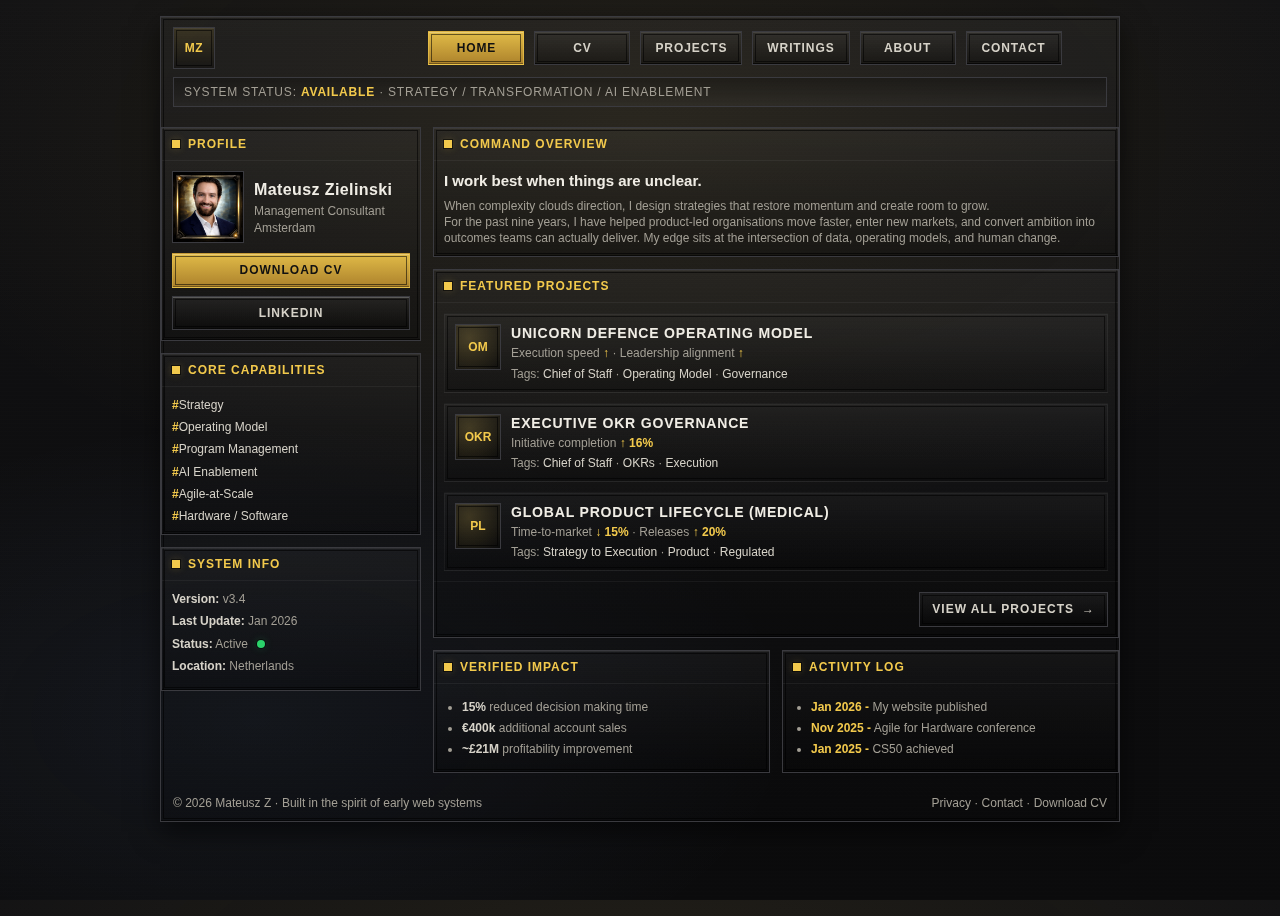
<file: index.html>
<!-- index.html -->
<!doctype html>
<html lang="en">
<head>
  <meta charset="utf-8" />
  <meta name="viewport" content="width=device-width, initial-scale=1" />
  <title>Mateusz.Z - Personal Website</title>
  <link rel="stylesheet" href="styles.css" />
</head>

<body>
  <div class="site bevel">
    <header class="topbar">
      <div class="navrow">
        <!-- Left badge (logo-like) -->
        <div class="brand">
          <div class="brandBadge" aria-label="Site badge">
            <span>MZ</span>
          </div>
        </div>

        <!-- Desktop nav -->
        <nav class="navstrip" aria-label="Primary">
          <a class="tab active" href="index.html">Home</a>
          <a class="tab" href="cv.html">CV</a>
          <a class="tab" href="projects.html">Projects</a>
          <a class="tab" href="writings.html">Writings</a>
          <a class="tab" href="about.html">About</a>
          <a class="tab" href="contact.html">Contact</a>
        </nav>

        <!-- Mobile nav toggle (CSS-only) -->
        <label class="navToggle" for="navopen" aria-label="Open menu" title="Menu">
          <span class="hamburger"><i></i></span>
        </label>
      </div>

      <!-- CSS-only checkbox controls menu visibility -->
      <input id="navopen" type="checkbox" />

      <nav class="mobileMenu" aria-label="Mobile">
        <a href="index.html"><span class="bullet"></span>Home</a>
        <a href="cv.html"><span class="bullet"></span>CV</a>
        <a href="projects.html"><span class="bullet"></span>Projects</a>
        <a href="writings.html"><span class="bullet"></span>Writings</a>
        <a href="about.html"><span class="bullet"></span>About</a>
        <a href="contact.html"><span class="bullet"></span>Contact</a>
      </nav>

      <div class="statusbar">
        SYSTEM STATUS: <b>AVAILABLE</b> · STRATEGY / TRANSFORMATION / AI ENABLEMENT
      </div>
    </header>

    <main class="grid">
      <!-- LEFT RAIL -->
      <aside>
        <section class="panel">
          <div class="panelHead"><span class="dot"></span>PROFILE</div>
          <div class="panelBody">
            <div class="profileCard">
              <div class="avatar" title="Replace avatar image source">
                <img src="assets/key_assets/mateusz.png" alt="Portrait of Mateusz" />
              </div>
              <div>
                <p class="name">Mateusz Zielinski</p>
                <p class="role">Management Consultant</p>
                <p class="loc">Amsterdam</p>
              </div>
            </div>

            <div class="btnStack">
              <a class="btn" href="assets/key_assets/mateusz_zielinski_resume.pdf" target="_blank" rel="noopener">Download CV</a>
              <a class="btn secondary" href="https://www.linkedin.com/in/m-zielinski1/" target="_blank" rel="noopener">LinkedIn</a>
            </div>
          </div>
        </section>

        <section class="panel mt">
          <div class="panelHead"><span class="dot"></span>CORE CAPABILITIES</div>
          <div class="panelBody">
            <ul class="taglist">
              <li class="tag"><b>#</b>Strategy</li>
              <li class="tag"><b>#</b>Operating Model</li>
              <li class="tag"><b>#</b>Program Management</li>
              <li class="tag"><b>#</b>AI Enablement</li>
              <li class="tag"><b>#</b>Agile-at-Scale</li>
              <li class="tag"><b>#</b>Hardware / Software</li>
            </ul>
          </div>
        </section>

        <section class="panel mt">
          <div class="panelHead"><span class="dot"></span>SYSTEM INFO</div>
          <div class="panelBody">
            <p class="sysline"><b>Version:</b> v3.4</p>
            <p class="sysline"><b>Last Update:</b> Jan 2026</p>
            <p class="sysline"><b>Status:</b> Active <span class="statusDot statusDot--green" aria-hidden="true"></span></p>
            <p class="sysline"><b>Location:</b> Netherlands</p>
          </div>
        </section>
      </aside>

      <!-- MAIN -->
      <section aria-label="Main">
        <section class="panel">
          <div class="panelHead"><span class="dot"></span>COMMAND OVERVIEW</div>
          <div class="panelBody hero">
            <p class="big">I work best when things are unclear.</p>
            <p>When complexity clouds direction, I design strategies that restore momentum and create room to grow.</p>
            <p class="mt">For the past nine years, I have helped product-led organisations move faster, enter new markets, and convert ambition into outcomes teams can actually deliver. My edge sits at the intersection of data, operating models, and human change.</p>
          </div>
        </section>

        <section class="panel mt">
          <div class="panelHead"><span class="dot"></span>FEATURED PROJECTS</div>
          <div class="panelBody projects">
            <article class="project">
              <div class="picon" aria-hidden="true">OM</div>
              <div>
                <h3 class="ptitle">Unicorn defence operating model</h3>
                <p class="pmeta">Execution speed <b>↑</b> · Leadership alignment <b>↑</b></p>
                <p class="ptags">Tags: <span>Chief of Staff</span> · <span>Operating Model</span> · <span>Governance</span></p>
              </div>
            </article>

            <article class="project">
              <div class="picon" aria-hidden="true">OKR</div>
              <div>
                <h3 class="ptitle">Executive OKR governance</h3>
                <p class="pmeta">Initiative completion <b>↑ 16%</b></p>
                <p class="ptags">Tags: <span>Chief of Staff</span> · <span>OKRs</span> · <span>Execution</span></p>
              </div>
            </article>

            <article class="project">
              <div class="picon" aria-hidden="true">PL</div>
              <div>
                <h3 class="ptitle">Global product lifecycle (medical)</h3>
                <p class="pmeta">Time-to-market <b>↓ 15%</b> · Releases <b>↑ 20%</b></p>
                <p class="ptags">Tags: <span>Strategy to Execution</span> · <span>Product</span> · <span>Regulated</span></p>
              </div>
            </article>
          </div>

          <div class="panelFooterRow">
            <a class="cta" href="projects.html">
              View all projects <span aria-hidden="true">→</span>
            </a>
          </div>
        </section>

        <div class="bottomRow">
          <section class="panel">
            <div class="panelHead"><span class="dot"></span>VERIFIED IMPACT</div>
            <div class="panelBody">
              <ul class="checklist">
                <li><b>15%</b> reduced decision making time</li>
                <li><b>€400k</b> additional account sales</li>
                <li><b>~£21M</b> profitability improvement</li>
              </ul>
            </div>
          </section>

          <section class="panel">
            <div class="panelHead"><span class="dot"></span>ACTIVITY LOG</div>
            <div class="panelBody">
              <ul class="log">
                <li><b>Jan 2026 -</b> My website published</li>
                <li><b>Nov 2025 -</b> Agile for Hardware conference</li>
                <li><b>Jan 2025 -</b> CS50 achieved</li>
              </ul>
            </div>
          </section>
        </div>
      </section>
    </main>

    <footer class="footer">
      <div>© 2026 Mateusz Z · Built in the spirit of early web systems</div>
      <div>
        <a href="#">Privacy</a> ·
        <a href="contact.html">Contact</a> ·
        <a href="assets/key_assets/mateusz_zielinski_resume.pdf" target="_blank" rel="noopener">Download CV</a>
      </div>
    </footer>
  </div>
</body>
</html>
</file>
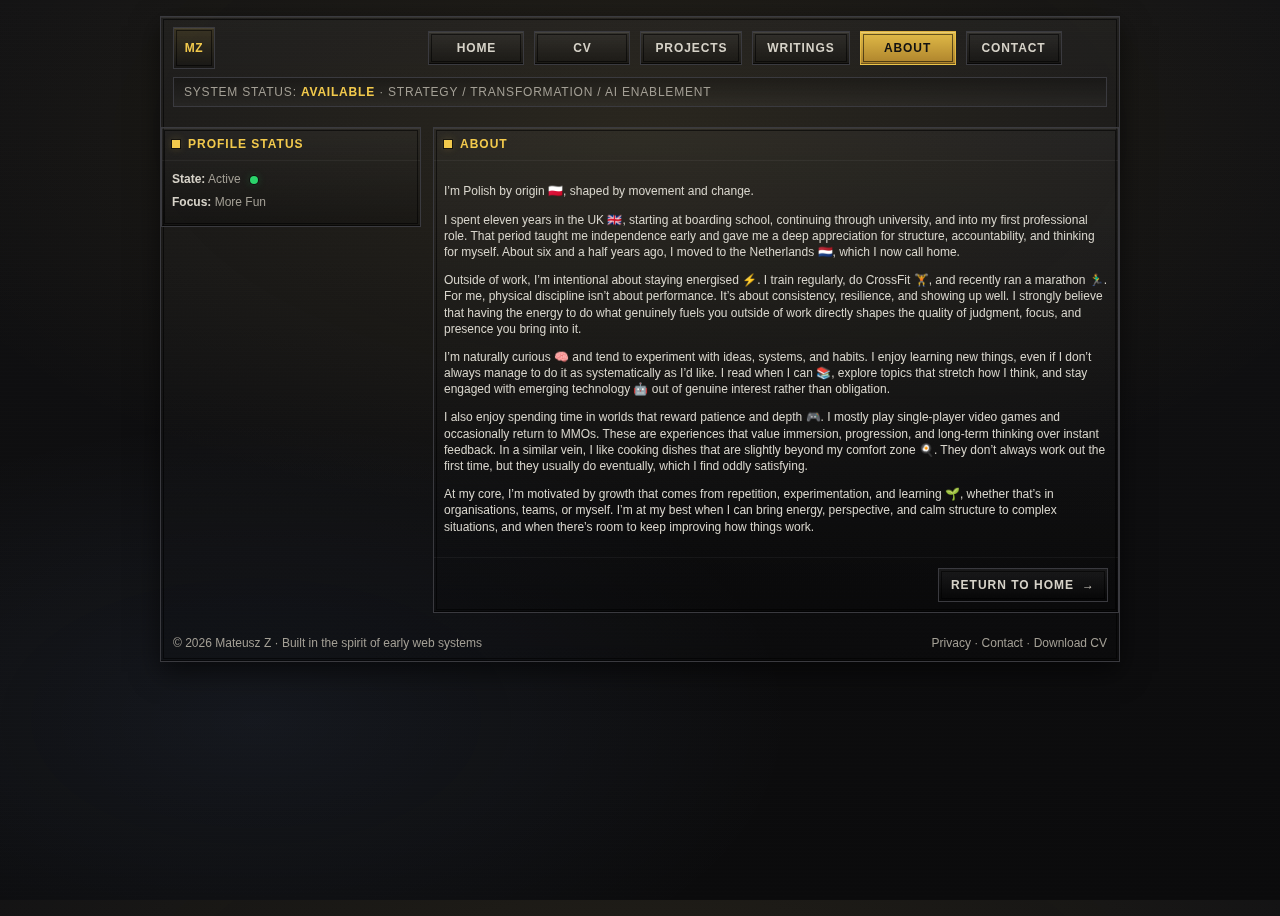
<file: about.html>
<!-- about.html -->
<!doctype html>
<html lang="en">
<head>
  <meta charset="utf-8" />
  <meta name="viewport" content="width=device-width, initial-scale=1" />
  <title>Mateusz.Z — About</title>
  <link rel="stylesheet" href="styles.css" />
</head>

<body>
  <div class="site bevel">
    <header class="topbar">
      <div class="navrow">
        <div class="brand">
          <div class="brandBadge" aria-label="Site badge">
            <span>MZ</span>
          </div>
        </div>

        <nav class="navstrip" aria-label="Primary">
          <a class="tab" href="index.html">Home</a>
          <a class="tab" href="cv.html">CV</a>
          <a class="tab" href="projects.html">Projects</a>
          <a class="tab" href="writings.html">Writings</a>
          <a class="tab active" href="about.html">About</a>
          <a class="tab" href="contact.html">Contact</a>
        </nav>

        <label class="navToggle" for="navopen" aria-label="Open menu" title="Menu">
          <span class="hamburger"><i></i></span>
        </label>
      </div>

      <input id="navopen" type="checkbox" />

      <nav class="mobileMenu" aria-label="Mobile">
        <a href="index.html"><span class="bullet"></span>Home</a>
        <a href="cv.html"><span class="bullet"></span>CV</a>
        <a href="projects.html"><span class="bullet"></span>Projects</a>
        <a href="writings.html"><span class="bullet"></span>Writings</a>
        <a href="about.html"><span class="bullet"></span>About</a>
        <a href="contact.html"><span class="bullet"></span>Contact</a>
      </nav>

      <div class="statusbar">
        SYSTEM STATUS: <b>AVAILABLE</b> · STRATEGY / TRANSFORMATION / AI ENABLEMENT
      </div>
    </header>

    <main class="grid">
      <aside>
        <section class="panel">
          <div class="panelHead"><span class="dot"></span>PROFILE STATUS</div>
          <div class="panelBody">
            <p class="sysline"><b>State:</b> Active <span class="statusDot statusDot--green" aria-hidden="true"></span></p>
            <p class="sysline"><b>Focus:</b> More Fun</p>
          </div>
        </section>
      </aside>

      <section aria-label="About">
        <section class="panel">
          <div class="panelHead"><span class="dot"></span>ABOUT</div>
          <div class="panelBody">
            <p class="big">I’m Polish by origin 🇵🇱, shaped by movement and change.</p>
            <p>I spent eleven years in the UK 🇬🇧, starting at boarding school, continuing through university, and into my first professional role. That period taught me independence early and gave me a deep appreciation for structure, accountability, and thinking for myself. About six and a half years ago, I moved to the Netherlands 🇳🇱, which I now call home.</p>
            <p>Outside of work, I’m intentional about staying energised ⚡. I train regularly, do CrossFit 🏋️, and recently ran a marathon 🏃‍♂️. For me, physical discipline isn’t about performance. It’s about consistency, resilience, and showing up well. I strongly believe that having the energy to do what genuinely fuels you outside of work directly shapes the quality of judgment, focus, and presence you bring into it.</p>
            <p>I’m naturally curious 🧠 and tend to experiment with ideas, systems, and habits. I enjoy learning new things, even if I don’t always manage to do it as systematically as I’d like. I read when I can 📚, explore topics that stretch how I think, and stay engaged with emerging technology 🤖 out of genuine interest rather than obligation.</p>
            <p>I also enjoy spending time in worlds that reward patience and depth 🎮. I mostly play single-player video games and occasionally return to MMOs. These are experiences that value immersion, progression, and long-term thinking over instant feedback. In a similar vein, I like cooking dishes that are slightly beyond my comfort zone 🍳. They don’t always work out the first time, but they usually do eventually, which I find oddly satisfying.</p>
            <p>At my core, I’m motivated by growth that comes from repetition, experimentation, and learning 🌱, whether that’s in organisations, teams, or myself. I’m at my best when I can bring energy, perspective, and calm structure to complex situations, and when there’s room to keep improving how things work.</p>
          </div>
          <div class="panelFooterRow">
            <a class="cta" href="index.html">Return to home <span aria-hidden="true">→</span></a>
          </div>
        </section>
      </section>
    </main>

    <footer class="footer">
      <div>© 2026 Mateusz Z · Built in the spirit of early web systems</div>
      <div>
        <a href="#">Privacy</a> ·
        <a href="contact.html">Contact</a> ·
        <a href="assets/key_assets/mateusz_zielinski_resume.pdf" target="_blank" rel="noopener">Download CV</a>
      </div>
    </footer>
  </div>
</body>
</html>
</file>
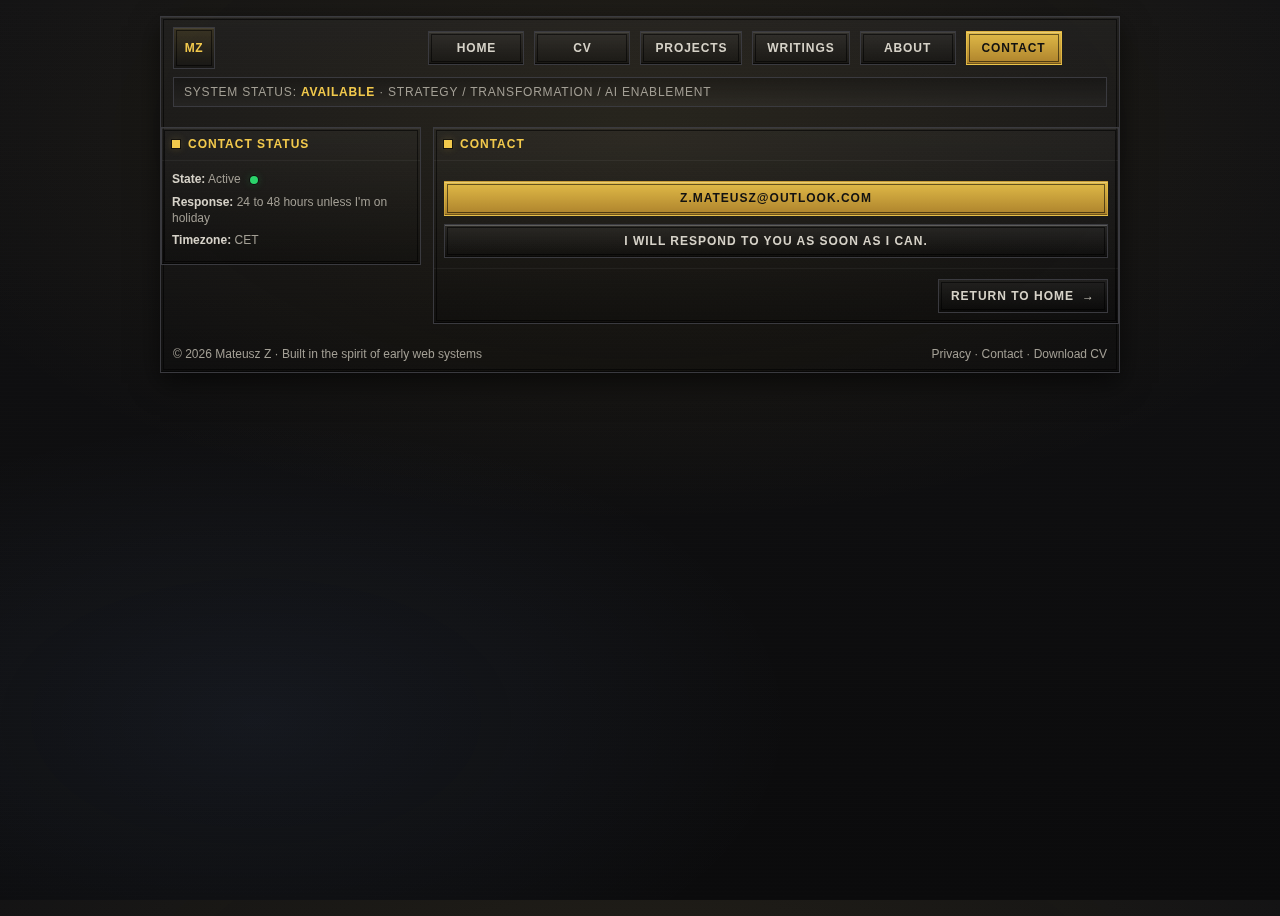
<file: contact.html>
<!-- contact.html -->
<!doctype html>
<html lang="en">
<head>
  <meta charset="utf-8" />
  <meta name="viewport" content="width=device-width, initial-scale=1" />
  <title>Mateusz.Z — Contact</title>
  <link rel="stylesheet" href="styles.css" />
</head>

<body>
  <div class="site bevel">
    <header class="topbar">
      <div class="navrow">
        <div class="brand">
          <div class="brandBadge" aria-label="Site badge">
            <span>MZ</span>
          </div>
        </div>

        <nav class="navstrip" aria-label="Primary">
          <a class="tab" href="index.html">Home</a>
          <a class="tab" href="cv.html">CV</a>
          <a class="tab" href="projects.html">Projects</a>
          <a class="tab" href="writings.html">Writings</a>
          <a class="tab" href="about.html">About</a>
          <a class="tab active" href="contact.html">Contact</a>
        </nav>

        <label class="navToggle" for="navopen" aria-label="Open menu" title="Menu">
          <span class="hamburger"><i></i></span>
        </label>
      </div>

      <input id="navopen" type="checkbox" />

      <nav class="mobileMenu" aria-label="Mobile">
        <a href="index.html"><span class="bullet"></span>Home</a>
        <a href="cv.html"><span class="bullet"></span>CV</a>
        <a href="projects.html"><span class="bullet"></span>Projects</a>
        <a href="writings.html"><span class="bullet"></span>Writings</a>
        <a href="about.html"><span class="bullet"></span>About</a>
        <a href="contact.html"><span class="bullet"></span>Contact</a>
      </nav>

      <div class="statusbar">
        SYSTEM STATUS: <b>AVAILABLE</b> · STRATEGY / TRANSFORMATION / AI ENABLEMENT
      </div>
    </header>

    <main class="grid">
      <aside>
        <section class="panel">
          <div class="panelHead"><span class="dot"></span>CONTACT STATUS</div>
          <div class="panelBody">
            <p class="sysline"><b>State:</b> Active <span class="statusDot statusDot--green" aria-hidden="true"></span></p>
            <p class="sysline"><b>Response:</b> 24 to 48 hours unless I'm on holiday</p>
            <p class="sysline"><b>Timezone:</b> CET</p>
          </div>
        </section>
      </aside>

      <section aria-label="Contact">
        <section class="panel">
          <div class="panelHead"><span class="dot"></span>CONTACT</div>
          <div class="panelBody">
            <div class="btnStack mt">
              <a class="btn" href="mailto:z.mateusz@outlook.com">z.mateusz@outlook.com</a>
              <div class="btn secondary">I will respond to you as soon as I can.</div>
            </div>
          </div>
          <div class="panelFooterRow">
            <a class="cta" href="index.html">Return to home <span aria-hidden="true">→</span></a>
          </div>
        </section>
      </section>
    </main>

    <footer class="footer">
      <div>© 2026 Mateusz Z · Built in the spirit of early web systems</div>
      <div>
        <a href="#">Privacy</a> ·
        <a href="contact.html">Contact</a> ·
        <a href="assets/key_assets/mateusz_zielinski_resume.pdf" target="_blank" rel="noopener">Download CV</a>
      </div>
    </footer>
  </div>
</body>
</html>
</file>
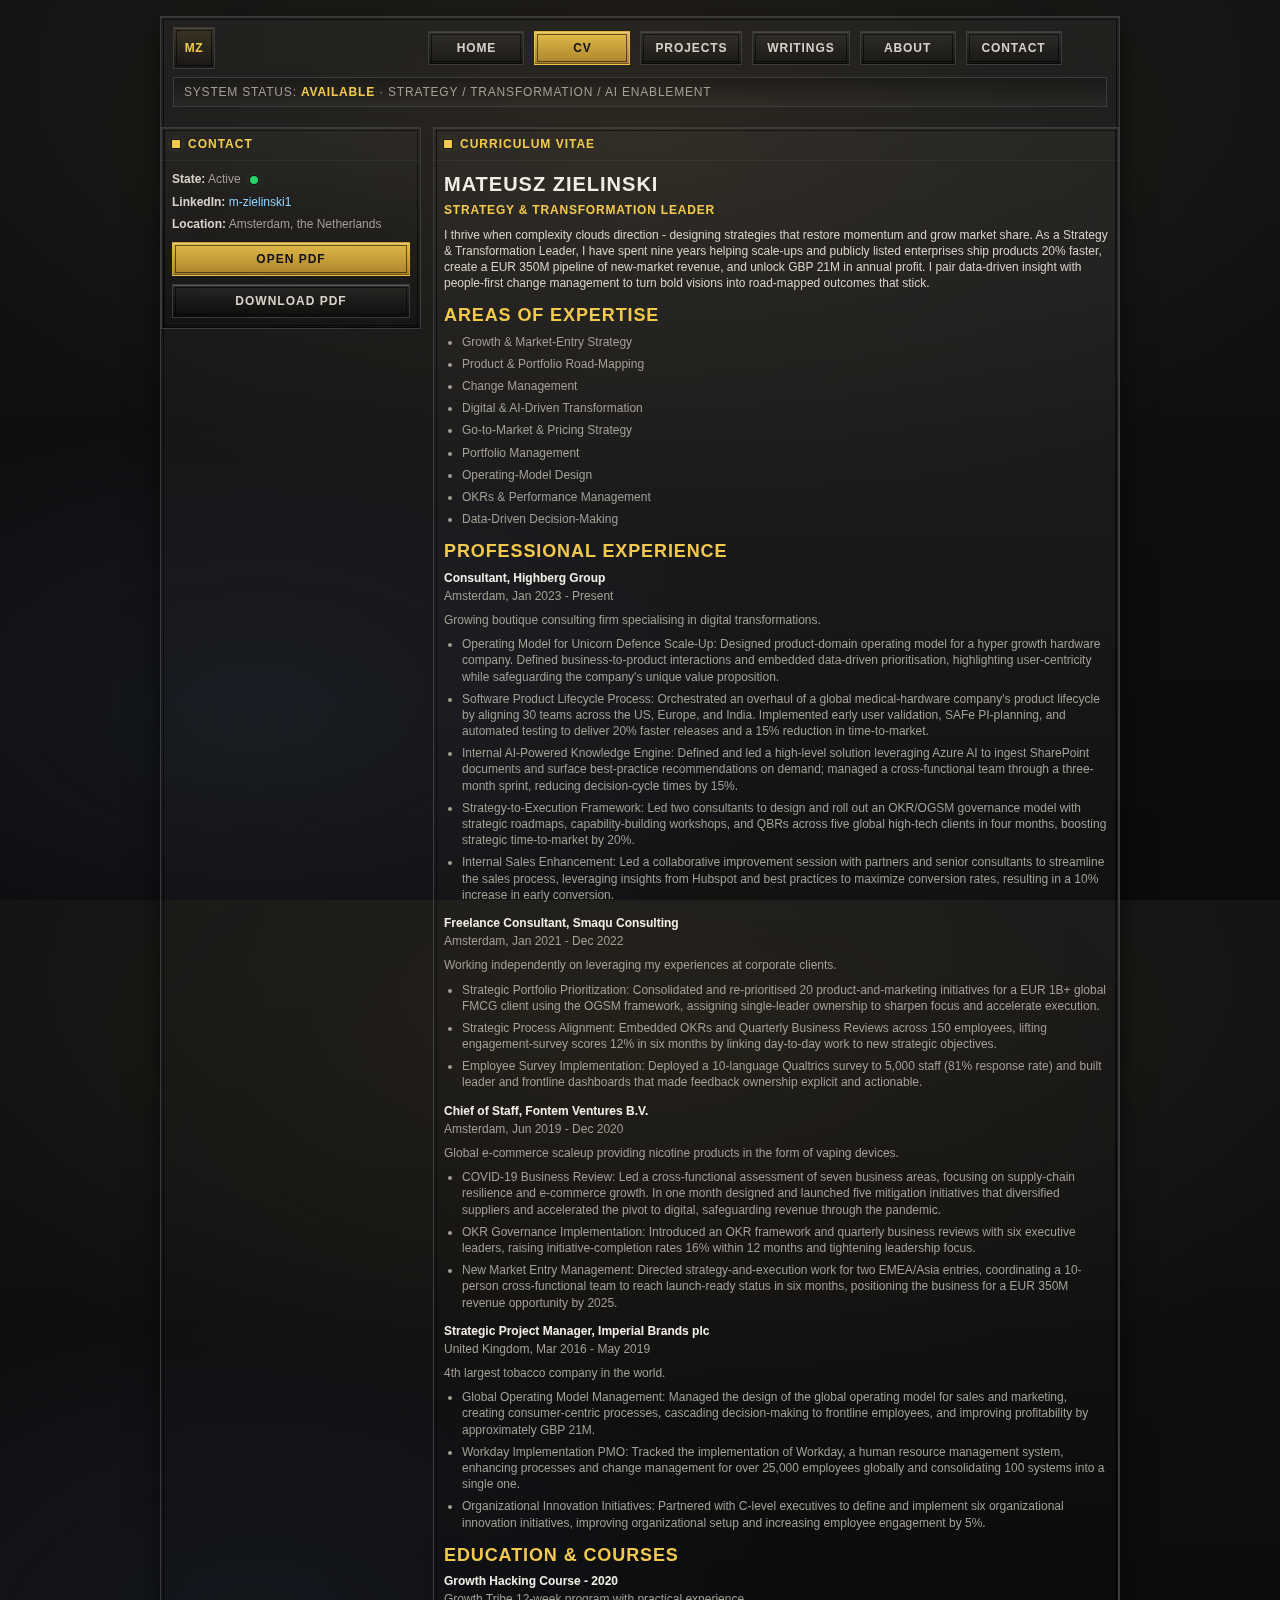
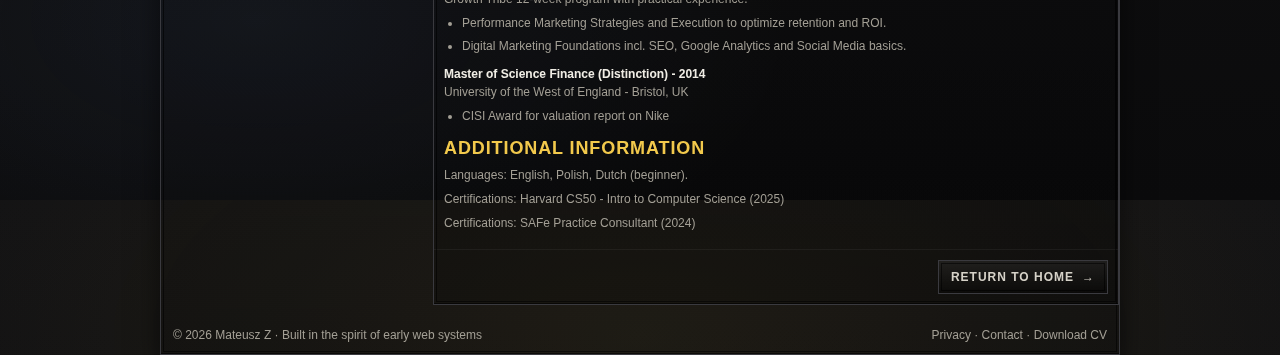
<file: cv.html>
<!-- cv.html -->
<!doctype html>
<html lang="en">
<head>
  <meta charset="utf-8" />
  <meta name="viewport" content="width=device-width, initial-scale=1" />
  <title>Mateusz.Z — CV</title>
  <link rel="stylesheet" href="styles.css" />
</head>

<body>
  <div class="site bevel">
    <header class="topbar">
      <div class="navrow">
        <div class="brand">
          <div class="brandBadge" aria-label="Site badge">
            <span>MZ</span>
          </div>
        </div>

        <nav class="navstrip" aria-label="Primary">
          <a class="tab" href="index.html">Home</a>
          <a class="tab active" href="cv.html">CV</a>
          <a class="tab" href="projects.html">Projects</a>
          <a class="tab" href="writings.html">Writings</a>
          <a class="tab" href="about.html">About</a>
          <a class="tab" href="contact.html">Contact</a>
        </nav>

        <label class="navToggle" for="navopen" aria-label="Open menu" title="Menu">
          <span class="hamburger"><i></i></span>
        </label>
      </div>

      <input id="navopen" type="checkbox" />

      <nav class="mobileMenu" aria-label="Mobile">
        <a href="index.html"><span class="bullet"></span>Home</a>
        <a href="cv.html"><span class="bullet"></span>CV</a>
        <a href="projects.html"><span class="bullet"></span>Projects</a>
        <a href="writings.html"><span class="bullet"></span>Writings</a>
        <a href="about.html"><span class="bullet"></span>About</a>
        <a href="contact.html"><span class="bullet"></span>Contact</a>
      </nav>

      <div class="statusbar">
        SYSTEM STATUS: <b>AVAILABLE</b> · STRATEGY / TRANSFORMATION / AI ENABLEMENT
      </div>
    </header>

    <main class="grid">
      <aside>
        <section class="panel">
          <div class="panelHead"><span class="dot"></span>CONTACT</div>
          <div class="panelBody">
            <p class="sysline"><b>State:</b> Active <span class="statusDot statusDot--green" aria-hidden="true"></span></p>
            <p class="sysline"><b>LinkedIn:</b> <a href="https://www.linkedin.com/in/m-zielinski1/" target="_blank" rel="noopener">m-zielinski1</a></p>
            <p class="sysline"><b>Location:</b> Amsterdam, the Netherlands</p>
            <div class="btnStack">
              <a class="btn" href="assets/key_assets/mateusz_zielinski_resume.pdf" target="_blank" rel="noopener">Open PDF</a>
              <a class="btn secondary" href="assets/key_assets/mateusz_zielinski_resume.pdf" download>Download PDF</a>
            </div>
          </div>
        </section>
      </aside>

      <section aria-label="CV content">
        <section class="panel">
          <div class="panelHead"><span class="dot"></span>CURRICULUM VITAE</div>
          <div class="panelBody">
            <h1 class="cvTitle">Mateusz Zielinski</h1>
            <p class="cvSubtitle">Strategy &amp; Transformation Leader</p>
            <p class="cvSummary">
              I thrive when complexity clouds direction - designing strategies that restore momentum and grow market
              share. As a Strategy &amp; Transformation Leader, I have spent nine years helping scale-ups and publicly listed
              enterprises ship products 20% faster, create a EUR 350M pipeline of new-market revenue, and unlock GBP 21M in
              annual profit. I pair data-driven insight with people-first change management to turn bold visions into
              road-mapped outcomes that stick.
            </p>

            <div class="cvSection">
              <h2 class="cvSectionTitle">Areas of Expertise</h2>
              <ul class="cvList">
                <li>Growth &amp; Market-Entry Strategy</li>
                <li>Product &amp; Portfolio Road-Mapping</li>
                <li>Change Management</li>
                <li>Digital &amp; AI-Driven Transformation</li>
                <li>Go-to-Market &amp; Pricing Strategy</li>
                <li>Portfolio Management</li>
                <li>Operating-Model Design</li>
                <li>OKRs &amp; Performance Management</li>
                <li>Data-Driven Decision-Making</li>
              </ul>
            </div>

            <div class="cvSection">
              <h2 class="cvSectionTitle">Professional Experience</h2>

              <p class="cvRole">Consultant, Highberg Group</p>
              <p class="cvMeta">Amsterdam, Jan 2023 - Present</p>
              <p class="cvMeta">Growing boutique consulting firm specialising in digital transformations. </p>
              <ul class="cvBullets">
                <li>Operating Model for Unicorn Defence Scale-Up: Designed product-domain operating model for a hyper growth hardware company. Defined business-to-product interactions and embedded data-driven prioritisation, highlighting user-centricity while safeguarding the company&#39;s unique value proposition.</li>
                <li>Software Product Lifecycle Process: Orchestrated an overhaul of a global medical-hardware company&#39;s product lifecycle by aligning 30 teams across the US, Europe, and India. Implemented early user validation, SAFe PI-planning, and automated testing to deliver 20% faster releases and a 15% reduction in time-to-market.</li>
                <li>Internal AI-Powered Knowledge Engine: Defined and led a high-level solution leveraging Azure AI to ingest SharePoint documents and surface best-practice recommendations on demand; managed a cross-functional team through a three-month sprint, reducing decision-cycle times by 15%.</li>
                <li>Strategy-to-Execution Framework: Led two consultants to design and roll out an OKR/OGSM governance model with strategic roadmaps, capability-building workshops, and QBRs across five global high-tech clients in four months, boosting strategic time-to-market by 20%.</li>
                <li>Internal Sales Enhancement: Led a collaborative improvement session with partners and senior consultants to streamline the sales process, leveraging insights from Hubspot and best practices to maximize conversion rates, resulting in a 10% increase in early conversion.</li>
              </ul>

              <p class="cvRole">Freelance Consultant, Smaqu Consulting</p>
              <p class="cvMeta">Amsterdam, Jan 2021 - Dec 2022</p>
              <p class="cvMeta">Working independently on leveraging my experiences at corporate clients.</p>
              <ul class="cvBullets">
                <li>Strategic Portfolio Prioritization: Consolidated and re-prioritised 20 product-and-marketing initiatives for a EUR 1B+ global FMCG client using the OGSM framework, assigning single-leader ownership to sharpen focus and accelerate execution.</li>
                <li>Strategic Process Alignment: Embedded OKRs and Quarterly Business Reviews across 150 employees, lifting engagement-survey scores 12% in six months by linking day-to-day work to new strategic objectives.</li>
                <li>Employee Survey Implementation: Deployed a 10-language Qualtrics survey to 5,000 staff (81% response rate) and built leader and frontline dashboards that made feedback ownership explicit and actionable.</li>
              </ul>

              <p class="cvRole">Chief of Staff, Fontem Ventures B.V.</p>
              <p class="cvMeta">Amsterdam, Jun 2019 - Dec 2020</p>
              <p class="cvMeta">Global e-commerce scaleup providing nicotine products in the form of vaping devices. </p>
              <ul class="cvBullets">
                <li>COVID-19 Business Review: Led a cross-functional assessment of seven business areas, focusing on supply-chain resilience and e-commerce growth. In one month designed and launched five mitigation initiatives that diversified suppliers and accelerated the pivot to digital, safeguarding revenue through the pandemic.</li>
                <li>OKR Governance Implementation: Introduced an OKR framework and quarterly business reviews with six executive leaders, raising initiative-completion rates 16% within 12 months and tightening leadership focus.</li>
                <li>New Market Entry Management: Directed strategy-and-execution work for two EMEA/Asia entries, coordinating a 10-person cross-functional team to reach launch-ready status in six months, positioning the business for a EUR 350M revenue opportunity by 2025.</li>
              </ul>

              <p class="cvRole">Strategic Project Manager, Imperial Brands plc</p>
              <p class="cvMeta">United Kingdom, Mar 2016 - May 2019</p>
              <p class="cvMeta">4th largest tobacco company in the world.</p>
              <ul class="cvBullets">
                <li>Global Operating Model Management: Managed the design of the global operating model for sales and marketing, creating consumer-centric processes, cascading decision-making to frontline employees, and improving profitability by approximately GBP 21M.</li>
                <li>Workday Implementation PMO: Tracked the implementation of Workday, a human resource management system, enhancing processes and change management for over 25,000 employees globally and consolidating 100 systems into a single one.</li>
                <li>Organizational Innovation Initiatives: Partnered with C-level executives to define and implement six organizational innovation initiatives, improving organizational setup and increasing employee engagement by 5%.</li>
              </ul>
            </div>

            <div class="cvSection">
              <h2 class="cvSectionTitle">Education &amp; Courses</h2>
              <p class="cvRole">Growth Hacking Course - 2020</p>
              <p class="cvMeta">Growth Tribe 12-week program with practical experience.</p>
              <ul class="cvBullets">
                <li>Performance Marketing Strategies and Execution to optimize retention and ROI.</li>
                <li>Digital Marketing Foundations incl. SEO, Google Analytics and Social Media basics.</li>
              </ul>

              <p class="cvRole">Master of Science Finance (Distinction) - 2014</p>
              <p class="cvMeta">University of the West of England - Bristol, UK</p>
              <ul class="cvBullets">
                <li>CISI Award for valuation report on Nike</li>
              </ul>
            </div>

            <div class="cvSection">
              <h2 class="cvSectionTitle">Additional Information</h2>
              <p class="cvMeta">Languages: English, Polish, Dutch (beginner).</p>
              <p class="cvMeta">Certifications: Harvard CS50 - Intro to Computer Science (2025)</p>
              <p class="cvMeta">Certifications: SAFe Practice Consultant (2024)</p>
            </div>
          </div>
          <div class="panelFooterRow">
            <a class="cta" href="index.html">Return to home <span aria-hidden="true">→</span></a>
          </div>
        </section>
      </section>
    </main>

    <footer class="footer">
      <div>© 2026 Mateusz Z · Built in the spirit of early web systems</div>
      <div>
        <a href="#">Privacy</a> ·
        <a href="contact.html">Contact</a> ·
        <a href="assets/key_assets/mateusz_zielinski_resume.pdf" target="_blank" rel="noopener">Download CV</a>
      </div>
    </footer>
  </div>
</body>
</html>
</file>
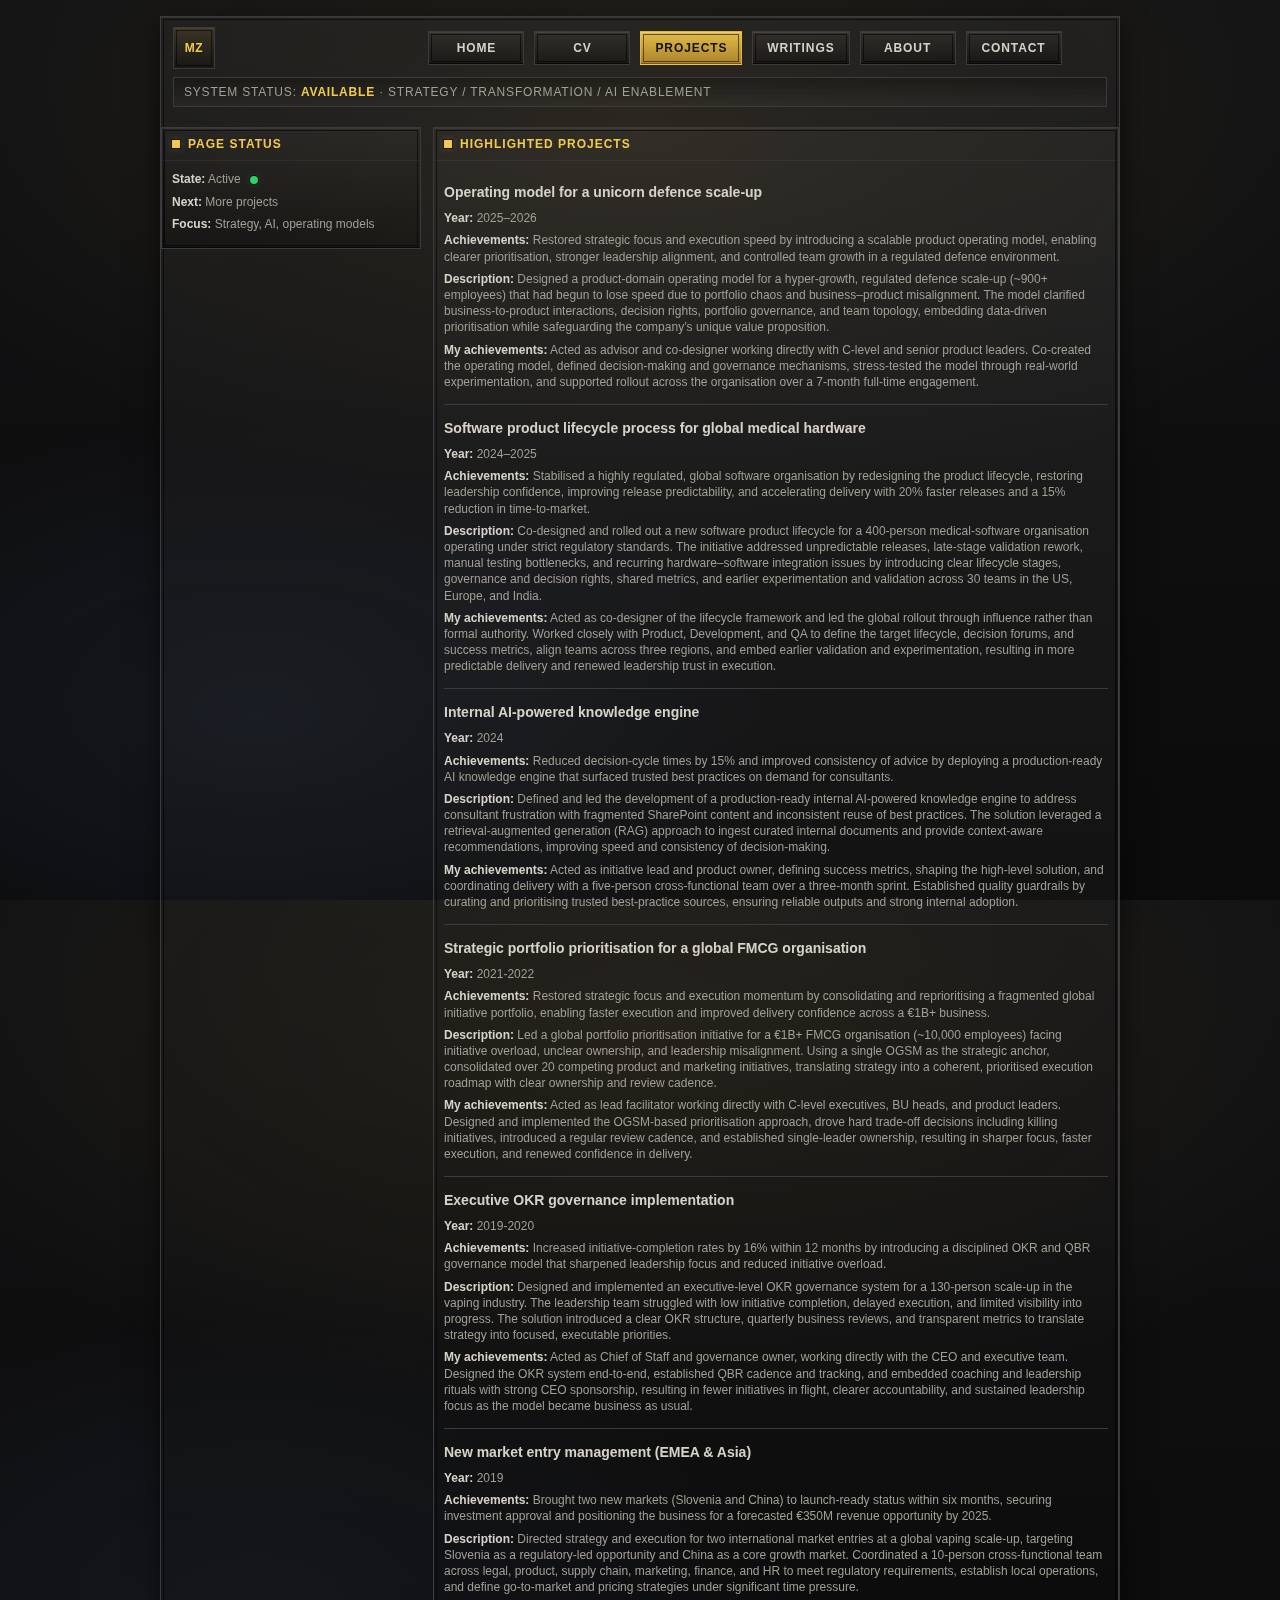
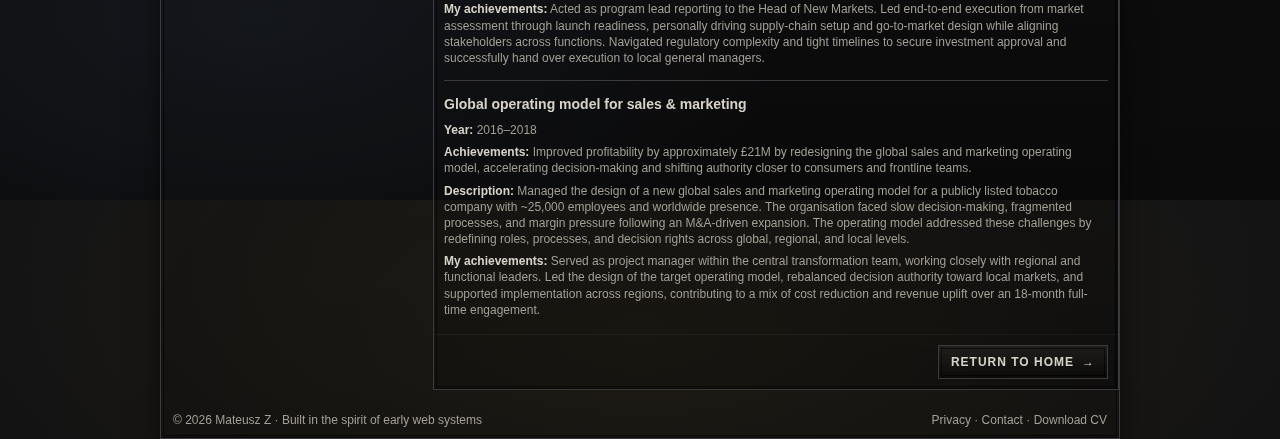
<file: projects.html>
<!-- projects.html -->
<!doctype html>
<html lang="en">
<head>
  <meta charset="utf-8" />
  <meta name="viewport" content="width=device-width, initial-scale=1" />
  <title>Mateusz.Z - Projects</title>
  <link rel="stylesheet" href="styles.css" />
</head>

<body>
  <div class="site bevel">
    <header class="topbar">
      <div class="navrow">
        <div class="brand">
          <div class="brandBadge" aria-label="Site badge">
            <span>MZ</span>
          </div>
        </div>

        <nav class="navstrip" aria-label="Primary">
          <a class="tab" href="index.html">Home</a>
          <a class="tab" href="cv.html">CV</a>
          <a class="tab active" href="projects.html">Projects</a>
          <a class="tab" href="writings.html">Writings</a>
          <a class="tab" href="about.html">About</a>
          <a class="tab" href="contact.html">Contact</a>
        </nav>

        <label class="navToggle" for="navopen" aria-label="Open menu" title="Menu">
          <span class="hamburger"><i></i></span>
        </label>
      </div>

      <input id="navopen" type="checkbox" />

      <nav class="mobileMenu" aria-label="Mobile">
        <a href="index.html"><span class="bullet"></span>Home</a>
        <a href="cv.html"><span class="bullet"></span>CV</a>
        <a href="projects.html"><span class="bullet"></span>Projects</a>
        <a href="writings.html"><span class="bullet"></span>Writings</a>
        <a href="about.html"><span class="bullet"></span>About</a>
        <a href="contact.html"><span class="bullet"></span>Contact</a>
      </nav>

      <div class="statusbar">
        SYSTEM STATUS: <b>AVAILABLE</b> · STRATEGY / TRANSFORMATION / AI ENABLEMENT
      </div>
    </header>

    <main class="grid">
      <aside>
        <section class="panel">
          <div class="panelHead"><span class="dot"></span>PAGE STATUS</div>
          <div class="panelBody">
            <p class="sysline"><b>State:</b> Active <span class="statusDot statusDot--green" aria-hidden="true"></span></p>
            <p class="sysline"><b>Next:</b> More projects</p>
            <p class="sysline"><b>Focus:</b> Strategy, AI, operating models</p>
          </div>
        </section>
      </aside>

      <section aria-label="Projects">
        <section class="panel">
          <div class="panelHead"><span class="dot"></span>HIGHLIGHTED PROJECTS</div>
          <div class="panelBody">

            <div class="mt">
              <p class="sysline postTitle"><b>Operating model for a unicorn defence scale-up</b></p>
              <p class="sysline"><b>Year:</b> 2025–2026</p>
              <p class="sysline"><b>Achievements:</b> Restored strategic focus and execution speed by introducing a scalable product operating model, enabling clearer prioritisation, stronger leadership alignment, and controlled team growth in a regulated defence environment.</p>
              <p class="sysline"><b>Description:</b> Designed a product-domain operating model for a hyper-growth, regulated defence scale-up (~900+ employees) that had begun to lose speed due to portfolio chaos and business–product misalignment. The model clarified business-to-product interactions, decision rights, portfolio governance, and team topology, embedding data-driven prioritisation while safeguarding the company’s unique value proposition.</p>
              <p class="sysline"><b>My achievements:</b> Acted as advisor and co-designer working directly with C-level and senior product leaders. Co-created the operating model, defined decision-making and governance mechanisms, stress-tested the model through real-world experimentation, and supported rollout across the organisation over a 7-month full-time engagement.</p>
            </div>

            <hr class="postDivider" />

            <div class="mt">
              <p class="sysline postTitle"><b>Software product lifecycle process for global medical hardware</b></p>
              <p class="sysline"><b>Year:</b> 2024–2025</p>
              <p class="sysline"><b>Achievements:</b> Stabilised a highly regulated, global software organisation by redesigning the product lifecycle, restoring leadership confidence, improving release predictability, and accelerating delivery with 20% faster releases and a 15% reduction in time-to-market.</p>
              <p class="sysline"><b>Description:</b> Co-designed and rolled out a new software product lifecycle for a 400-person medical-software organisation operating under strict regulatory standards. The initiative addressed unpredictable releases, late-stage validation rework, manual testing bottlenecks, and recurring hardware–software integration issues by introducing clear lifecycle stages, governance and decision rights, shared metrics, and earlier experimentation and validation across 30 teams in the US, Europe, and India.</p>
              <p class="sysline"><b>My achievements:</b> Acted as co-designer of the lifecycle framework and led the global rollout through influence rather than formal authority. Worked closely with Product, Development, and QA to define the target lifecycle, decision forums, and success metrics, align teams across three regions, and embed earlier validation and experimentation, resulting in more predictable delivery and renewed leadership trust in execution.</p>
            </div>

            <hr class="postDivider" />

            <div class="mt">
              <p class="sysline postTitle"><b>Internal AI-powered knowledge engine</b></p>
              <p class="sysline"><b>Year:</b> 2024</p>
              <p class="sysline"><b>Achievements:</b> Reduced decision-cycle times by 15% and improved consistency of advice by deploying a production-ready AI knowledge engine that surfaced trusted best practices on demand for consultants.</p>
              <p class="sysline"><b>Description:</b> Defined and led the development of a production-ready internal AI-powered knowledge engine to address consultant frustration with fragmented SharePoint content and inconsistent reuse of best practices. The solution leveraged a retrieval-augmented generation (RAG) approach to ingest curated internal documents and provide context-aware recommendations, improving speed and consistency of decision-making.</p>
              <p class="sysline"><b>My achievements:</b> Acted as initiative lead and product owner, defining success metrics, shaping the high-level solution, and coordinating delivery with a five-person cross-functional team over a three-month sprint. Established quality guardrails by curating and prioritising trusted best-practice sources, ensuring reliable outputs and strong internal adoption.</p>
            </div>

            <hr class="postDivider" />

            <div class="mt">
              <p class="sysline postTitle"><b>Strategic portfolio prioritisation for a global FMCG organisation</b></p>
              <p class="sysline"><b>Year:</b> 2021-2022</p>
              <p class="sysline"><b>Achievements:</b> Restored strategic focus and execution momentum by consolidating and reprioritising a fragmented global initiative portfolio, enabling faster execution and improved delivery confidence across a €1B+ business.</p>
              <p class="sysline"><b>Description:</b> Led a global portfolio prioritisation initiative for a €1B+ FMCG organisation (~10,000 employees) facing initiative overload, unclear ownership, and leadership misalignment. Using a single OGSM as the strategic anchor, consolidated over 20 competing product and marketing initiatives, translating strategy into a coherent, prioritised execution roadmap with clear ownership and review cadence.</p>
              <p class="sysline"><b>My achievements:</b> Acted as lead facilitator working directly with C-level executives, BU heads, and product leaders. Designed and implemented the OGSM-based prioritisation approach, drove hard trade-off decisions including killing initiatives, introduced a regular review cadence, and established single-leader ownership, resulting in sharper focus, faster execution, and renewed confidence in delivery.</p>
            </div>

            <hr class="postDivider" />

            <div class="mt">
              <p class="sysline postTitle"><b>Executive OKR governance implementation</b></p>
              <p class="sysline"><b>Year:</b> 2019-2020</p>
              <p class="sysline"><b>Achievements:</b> Increased initiative-completion rates by 16% within 12 months by introducing a disciplined OKR and QBR governance model that sharpened leadership focus and reduced initiative overload.</p>
              <p class="sysline"><b>Description:</b> Designed and implemented an executive-level OKR governance system for a 130-person scale-up in the vaping industry. The leadership team struggled with low initiative completion, delayed execution, and limited visibility into progress. The solution introduced a clear OKR structure, quarterly business reviews, and transparent metrics to translate strategy into focused, executable priorities.</p>
              <p class="sysline"><b>My achievements:</b> Acted as Chief of Staff and governance owner, working directly with the CEO and executive team. Designed the OKR system end-to-end, established QBR cadence and tracking, and embedded coaching and leadership rituals with strong CEO sponsorship, resulting in fewer initiatives in flight, clearer accountability, and sustained leadership focus as the model became business as usual.</p>
            </div>

            <hr class="postDivider" />

            <div class="mt">
              <p class="sysline postTitle"><b>New market entry management (EMEA & Asia)</b></p>
              <p class="sysline"><b>Year:</b> 2019</p>
              <p class="sysline"><b>Achievements:</b> Brought two new markets (Slovenia and China) to launch-ready status within six months, securing investment approval and positioning the business for a forecasted €350M revenue opportunity by 2025.</p>
              <p class="sysline"><b>Description:</b> Directed strategy and execution for two international market entries at a global vaping scale-up, targeting Slovenia as a regulatory-led opportunity and China as a core growth market. Coordinated a 10-person cross-functional team across legal, product, supply chain, marketing, finance, and HR to meet regulatory requirements, establish local operations, and define go-to-market and pricing strategies under significant time pressure.</p>
              <p class="sysline"><b>My achievements:</b> Acted as program lead reporting to the Head of New Markets. Led end-to-end execution from market assessment through launch readiness, personally driving supply-chain setup and go-to-market design while aligning stakeholders across functions. Navigated regulatory complexity and tight timelines to secure investment approval and successfully hand over execution to local general managers.</p>
            </div>

            <hr class="postDivider" />

            <div class="mt">
              <p class="sysline postTitle"><b>Global operating model for sales & marketing</b></p>
              <p class="sysline"><b>Year:</b> 2016–2018</p>
              <p class="sysline"><b>Achievements:</b> Improved profitability by approximately £21M by redesigning the global sales and marketing operating model, accelerating decision-making and shifting authority closer to consumers and frontline teams.</p>
              <p class="sysline"><b>Description:</b> Managed the design of a new global sales and marketing operating model for a publicly listed tobacco company with ~25,000 employees and worldwide presence. The organisation faced slow decision-making, fragmented processes, and margin pressure following an M&A-driven expansion. The operating model addressed these challenges by redefining roles, processes, and decision rights across global, regional, and local levels.</p>
              <p class="sysline"><b>My achievements:</b> Served as project manager within the central transformation team, working closely with regional and functional leaders. Led the design of the target operating model, rebalanced decision authority toward local markets, and supported implementation across regions, contributing to a mix of cost reduction and revenue uplift over an 18-month full-time engagement.</p>
            </div>
          </div>
          <div class="panelFooterRow">
            <a class="cta" href="index.html">Return to home <span aria-hidden="true">→</span></a>
          </div>
        </section>
      </section>
    </main>

    <footer class="footer">
      <div>© 2026 Mateusz Z · Built in the spirit of early web systems</div>
      <div>
        <a href="#">Privacy</a> ·
        <a href="contact.html">Contact</a> ·
        <a href="assets/key_assets/mateusz_zielinski_resume.pdf" target="_blank" rel="noopener">Download CV</a>
      </div>
    </footer>
  </div>
</body>
</html>
</file>
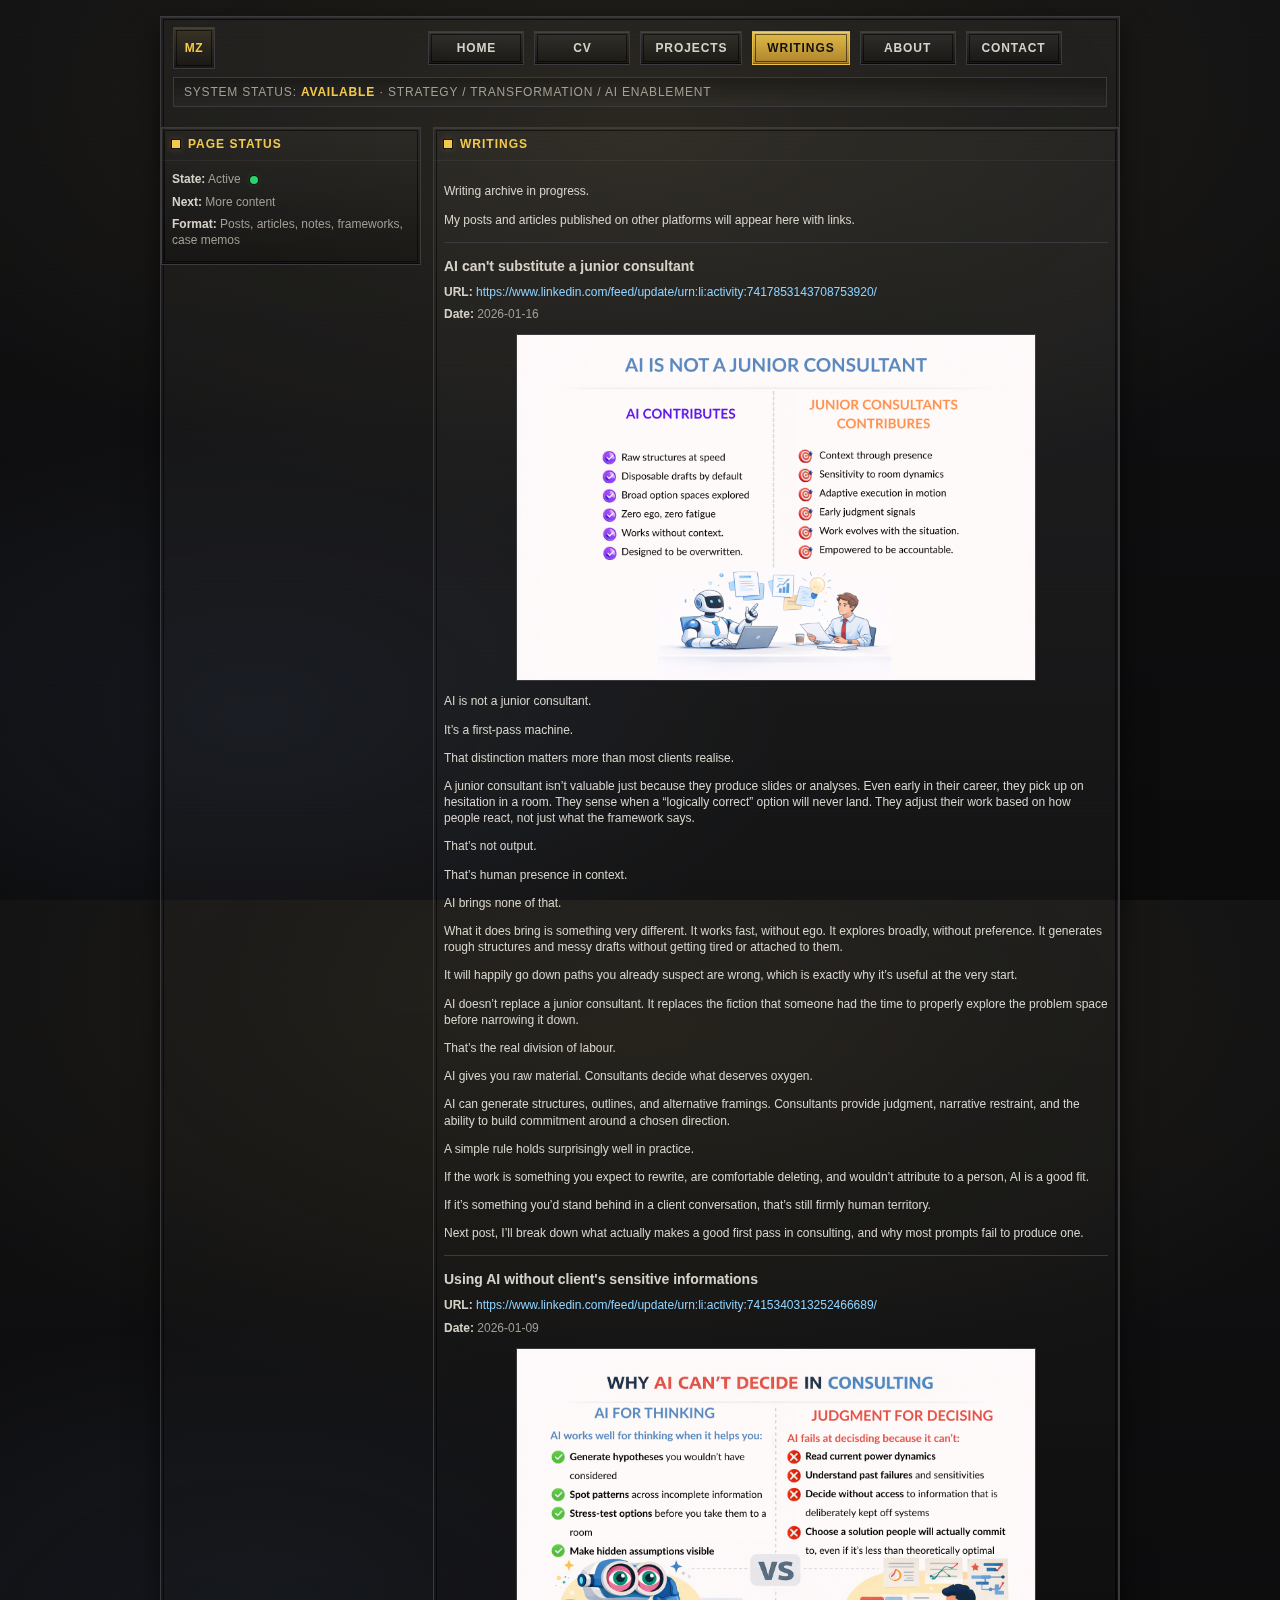
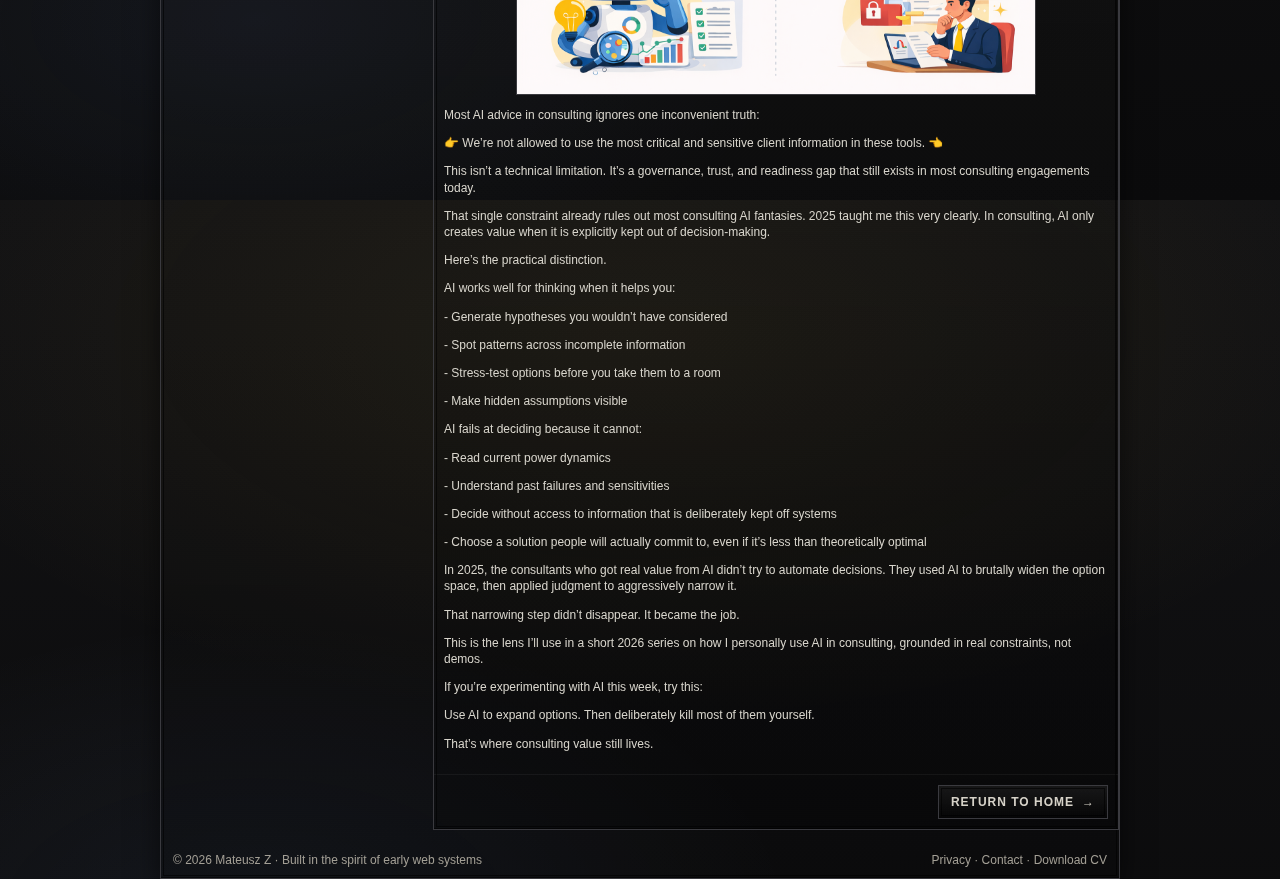
<file: writings.html>
<!-- writings.html -->
<!doctype html>
<html lang="en">
<head>
  <meta charset="utf-8" />
  <meta name="viewport" content="width=device-width, initial-scale=1" />
  <title>Mateusz.Z — Writings</title>
  <link rel="stylesheet" href="styles.css" />
</head>

<body>
  <div class="site bevel">
    <header class="topbar">
      <div class="navrow">
        <div class="brand">
          <div class="brandBadge" aria-label="Site badge">
            <span>MZ</span>
          </div>
        </div>

        <nav class="navstrip" aria-label="Primary">
          <a class="tab" href="index.html">Home</a>
          <a class="tab" href="cv.html">CV</a>
          <a class="tab" href="projects.html">Projects</a>
          <a class="tab active" href="writings.html">Writings</a>
          <a class="tab" href="about.html">About</a>
          <a class="tab" href="contact.html">Contact</a>
        </nav>

        <label class="navToggle" for="navopen" aria-label="Open menu" title="Menu">
          <span class="hamburger"><i></i></span>
        </label>
      </div>

      <input id="navopen" type="checkbox" />

      <nav class="mobileMenu" aria-label="Mobile">
        <a href="index.html"><span class="bullet"></span>Home</a>
        <a href="cv.html"><span class="bullet"></span>CV</a>
        <a href="projects.html"><span class="bullet"></span>Projects</a>
        <a href="writings.html"><span class="bullet"></span>Writings</a>
        <a href="about.html"><span class="bullet"></span>About</a>
        <a href="contact.html"><span class="bullet"></span>Contact</a>
      </nav>

      <div class="statusbar">
        SYSTEM STATUS: <b>AVAILABLE</b> · STRATEGY / TRANSFORMATION / AI ENABLEMENT
      </div>
    </header>

    <main class="grid">
      <aside>
        <section class="panel">
          <div class="panelHead"><span class="dot"></span>PAGE STATUS</div>
          <div class="panelBody">
            <p class="sysline"><b>State:</b> Active <span class="statusDot statusDot--green" aria-hidden="true"></span></p>
            <p class="sysline"><b>Next:</b> More content</p>
            <p class="sysline"><b>Format:</b> Posts, articles, notes, frameworks, case memos</p>
          </div>
        </section>
      </aside>

      <section aria-label="Writings">
        <section class="panel">
          <div class="panelHead"><span class="dot"></span>WRITINGS</div>
          <div class="panelBody">
            <p class="big">Writing archive in progress.</p>
            <p>My posts and articles published on other platforms will appear here with links.</p>

            <hr class="postDivider" />

            <div class="mt">
              <p class="sysline postTitle"><b>AI can't substitute a junior consultant</b></p>
              <p class="sysline"><b>URL:</b> <a href="https://www.linkedin.com/feed/update/urn:li:activity:7417853143708753920/" target="_blank" rel="noopener">https://www.linkedin.com/feed/update/urn:li:activity:7417853143708753920/</a></p>
              <p class="sysline"><b>Date:</b> 2026-01-16</p>
              <p><img class="postGraphic" src="assets/posts/ai_post_2nd_week_2026.png" alt="LinkedIn post graphic: AI Post 2nd Week 2026" /></p>
              <p>AI is not a junior consultant.</p>
              <p>It’s a first-pass machine.</p>
              <p>That distinction matters more than most clients realise.</p>
              <p>A junior consultant isn’t valuable just because they produce slides or analyses. Even early in their career, they pick up on hesitation in a room. They sense when a “logically correct” option will never land. They adjust their work based on how people react, not just what the framework says.</p>
              <p>That’s not output.</p>
              <p>That’s human presence in context.</p>
              <p>AI brings none of that.</p>
              <p>What it does bring is something very different. It works fast, without ego. It explores broadly, without preference. It generates rough structures and messy drafts without getting tired or attached to them.</p>
              <p>It will happily go down paths you already suspect are wrong, which is exactly why it’s useful at the very start.</p>
              <p>AI doesn’t replace a junior consultant. It replaces the fiction that someone had the time to properly explore the problem space before narrowing it down.</p>
              <p>That’s the real division of labour.</p>
              <p>AI gives you raw material. Consultants decide what deserves oxygen.</p>
              <p>AI can generate structures, outlines, and alternative framings. Consultants provide judgment, narrative restraint, and the ability to build commitment around a chosen direction.</p>
              <p>A simple rule holds surprisingly well in practice.</p>
              <p>If the work is something you expect to rewrite, are comfortable deleting, and wouldn’t attribute to a person, AI is a good fit.</p>
              <p>If it’s something you’d stand behind in a client conversation, that’s still firmly human territory.</p>
              <p>Next post, I’ll break down what actually makes a good first pass in consulting, and why most prompts fail to produce one.</p>
            </div>

            <hr class="postDivider" />

            <div class="mt">
              <p class="sysline postTitle"><b>Using AI without client's sensitive informations</b></p>
              <p class="sysline"><b>URL:</b> <a href="https://www.linkedin.com/feed/update/urn:li:activity:7415340313252466689/" target="_blank" rel="noopener">https://www.linkedin.com/feed/update/urn:li:activity:7415340313252466689/</a></p>
              <p class="sysline"><b>Date:</b> 2026-01-09</p>
              <p><img class="postGraphic" src="assets/posts/ai_post_1st_week_2026.png" alt="LinkedIn post graphic: AI Post 1st Week 2026" /></p>
              <p>Most AI advice in consulting ignores one inconvenient truth:</p>
              <p>👉 We’re not allowed to use the most critical and sensitive client information in these tools. 👈</p>
              <p>This isn’t a technical limitation. It’s a governance, trust, and readiness gap that still exists in most consulting engagements today.</p>
              <p>That single constraint already rules out most consulting AI fantasies. 2025 taught me this very clearly. In consulting, AI only creates value when it is explicitly kept out of decision-making.</p>
              <p>Here’s the practical distinction.</p>
              <p>AI works well for thinking when it helps you:</p>
              <p>- Generate hypotheses you wouldn’t have considered</p>
              <p>- Spot patterns across incomplete information</p>
              <p>- Stress-test options before you take them to a room</p>
              <p>- Make hidden assumptions visible</p>
              <p>AI fails at deciding because it cannot:</p>
              <p>- Read current power dynamics</p>
              <p>- Understand past failures and sensitivities</p>
              <p>- Decide without access to information that is deliberately kept off systems</p>
              <p>- Choose a solution people will actually commit to, even if it’s less than theoretically optimal</p>
              <p>In 2025, the consultants who got real value from AI didn’t try to automate decisions. They used AI to brutally widen the option space, then applied judgment to aggressively narrow it.</p>
              <p>That narrowing step didn’t disappear. It became the job.</p>
              <p>This is the lens I’ll use in a short 2026 series on how I personally use AI in consulting, grounded in real constraints, not demos.</p>
              <p>If you’re experimenting with AI this week, try this:</p>
              <p>Use AI to expand options. Then deliberately kill most of them yourself.</p>
              <p>That’s where consulting value still lives.</p>
            </div>
          </div>
          <div class="panelFooterRow">
            <a class="cta" href="index.html">Return to home <span aria-hidden="true">→</span></a>
          </div>
        </section>
      </section>
    </main>

    <footer class="footer">
      <div>© 2026 Mateusz Z · Built in the spirit of early web systems</div>
      <div>
        <a href="#">Privacy</a> ·
        <a href="contact.html">Contact</a> ·
        <a href="assets/key_assets/mateusz_zielinski_resume.pdf" target="_blank" rel="noopener">Download CV</a>
      </div>
    </footer>
  </div>
</body>
</html>
</file>
<file: styles.css>
/* styles.css */
:root{
    --bg0:#0b0b0c;
    --bg1:#121214;
    --edge:#3a3a3f;
    --ink:#d8d5cc;
    --muted:#a39f95;
    --gold:#f2c94c;
    --cyan:#8fd3ff;
    --shadow: rgba(0,0,0,.55);
  }
  
  *{ box-sizing:border-box; }
  html, body{ height:100%; }
  
  body{
    margin:0;
    color:var(--ink);
    font: 12px/1.35 Tahoma, Verdana, Arial, sans-serif;
    background:
      radial-gradient(1200px 600px at 50% 15%, rgba(242,201,76,.08), transparent 65%),
      radial-gradient(900px 500px at 20% 80%, rgba(140,180,255,.07), transparent 60%),
      linear-gradient(180deg, var(--bg1), var(--bg0));
  }
  
  /* subtle scanline/noise vibe */
  body:before{
    content:"";
    position:fixed; inset:0;
    background: repeating-linear-gradient(
      0deg,
      rgba(255,255,255,.02) 0px,
      rgba(255,255,255,.02) 1px,
      transparent 2px,
      transparent 4px
    );
    opacity:.35;
    pointer-events:none;
    mix-blend-mode:overlay;
  }
  
  a{ color:var(--cyan); text-decoration:none; }
  a:hover{ text-decoration:underline; }
  
  /* responsive outer container */
  .site{
    width:min(960px, calc(100% - 24px));
    margin:16px auto 20px;
  }
  
  /* bevel wrapper */
  .bevel{
    border:1px solid var(--edge);
    background: linear-gradient(180deg, rgba(255,255,255,.04), rgba(0,0,0,.12));
    box-shadow:
      0 10px 26px var(--shadow),
      inset 0 1px 0 rgba(255,255,255,.08),
      inset 0 -1px 0 rgba(0,0,0,.55);
    position:relative;
  }
  .bevel:before{
    content:"";
    position:absolute; inset:2px;
    border:1px solid rgba(0,0,0,.55);
    pointer-events:none;
  }
  
  /* header */
  .topbar{ padding:10px 12px 8px; }
  
  .navrow{
    display:flex;
    gap:10px;
    align-items:center;
    justify-content:space-between;
  }
  
.brand{
  display:flex;
  align-items:center;
  gap:10px;
  min-width:200px;
}
  
  .brandBadge{
    width:42px; height:42px;
    border:1px solid var(--edge);
    background: linear-gradient(180deg, rgba(242,201,76,.12), rgba(0,0,0,.25));
    box-shadow: inset 0 1px 0 rgba(255,255,255,.08);
    display:grid;
    place-items:center;
    position:relative;
  }
  .brandBadge:before{
    content:"";
    position:absolute; inset:2px;
    border:1px solid rgba(0,0,0,.55);
  }
  .brandBadge span{
    font-weight:bold;
    letter-spacing:.6px;
    color:var(--gold);
  }
  
  .navstrip{
    flex:1;
    display:flex;
    justify-content:center;
    gap:10px;
    padding:2px 0;
  }
  
.tab{
  min-width:96px;
  text-align:center;
    padding:8px 14px;
    color:#d6d2c8;
    text-transform:uppercase;
    letter-spacing:.9px;
    font-weight:bold;
    background: linear-gradient(180deg, rgba(255,255,255,.05), rgba(0,0,0,.30));
    border:1px solid var(--edge);
    box-shadow:
      inset 0 1px 0 rgba(255,255,255,.10),
      inset 0 -1px 0 rgba(0,0,0,.65);
    position:relative;
    user-select:none;
    white-space:nowrap;
  }
  .tab:before{
    content:"";
    position:absolute; inset:2px;
    border:1px solid rgba(0,0,0,.55);
    pointer-events:none;
  }
  .tab:hover{ filter:brightness(1.08); border-color: rgba(242,201,76,.55); }
  .tab.active{
    color:#111;
    border-color: rgba(242,201,76,.65);
    background: linear-gradient(180deg, rgba(242,201,76,.92), rgba(184,138,45,.92));
    box-shadow:
      inset 0 1px 0 rgba(255,255,255,.25),
      inset 0 -1px 0 rgba(0,0,0,.35);
  }
  
  /* mobile nav */
  .navToggle{
    display:none;
    width:42px; height:42px;
    border:1px solid var(--edge);
    background: linear-gradient(180deg, rgba(255,255,255,.06), rgba(0,0,0,.35));
    box-shadow: inset 0 1px 0 rgba(255,255,255,.08);
    position:relative;
    cursor:pointer;
    align-items:center;
    justify-content:center;
    user-select:none;
  }
  .navToggle:before{
    content:"";
    position:absolute; inset:2px;
    border:1px solid rgba(0,0,0,.55);
    pointer-events:none;
  }
  .hamburger{ width:18px; height:12px; position:relative; }
  .hamburger:before, .hamburger:after, .hamburger i{
    content:"";
    position:absolute; left:0; right:0;
    height:2px;
    background:#d6d2c8;
    opacity:.9;
  }
  .hamburger:before{ top:0; }
  .hamburger i{ top:5px; }
  .hamburger:after{ bottom:0; }
  
  .mobileMenu{
    display:none;
    margin-top:10px;
    border:1px solid var(--edge);
    background: linear-gradient(180deg, rgba(255,255,255,.03), rgba(0,0,0,.28));
    box-shadow:
      inset 0 1px 0 rgba(255,255,255,.08),
      inset 0 -1px 0 rgba(0,0,0,.60);
    position:relative;
  }
  .mobileMenu:before{
    content:"";
    position:absolute; inset:2px;
    border:1px solid rgba(0,0,0,.55);
    pointer-events:none;
  }
  .mobileMenu a{
    display:flex;
    align-items:center;
    gap:10px;
    padding:10px 12px;
    text-transform:uppercase;
    letter-spacing:1px;
    font-weight:bold;
    color:#d6d2c8;
    border-top:1px solid rgba(255,255,255,.05);
  }
  .mobileMenu a:first-child{ border-top:none; }
  .mobileMenu .bullet{
    width:8px; height:8px;
    background: var(--gold);
    box-shadow: 0 0 0 1px rgba(0,0,0,.55), 0 0 8px rgba(242,201,76,.20);
  }
  
  #navopen{ display:none; }
  #navopen:checked ~ .mobileMenu{ display:block; }
  
  /* status bar */
  .statusbar{
    margin-top:8px;
    padding:6px 10px;
    border:1px solid var(--edge);
    background: linear-gradient(180deg, rgba(0,0,0,.20), rgba(255,255,255,.03));
    letter-spacing:.8px;
    text-transform:uppercase;
    color: var(--muted);
  }
  .statusbar b{ color:var(--gold); font-weight:bold; }
  
  /* main layout */
  .grid{
    display:grid;
    grid-template-columns:260px 1fr;
    gap:12px;
    margin-top:12px;
  }
  
  /* panels */
  .panel{
    background: linear-gradient(180deg, rgba(255,255,255,.03), rgba(0,0,0,.22));
    border:1px solid var(--edge);
    box-shadow:
      inset 0 1px 0 rgba(255,255,255,.08),
      inset 0 -1px 0 rgba(0,0,0,.60);
    position:relative;
  }
  .panel:before{
    content:"";
    position:absolute; inset:2px;
    border:1px solid rgba(0,0,0,.55);
    pointer-events:none;
  }
  .panelHead{
    padding:8px 10px;
    border-bottom:1px solid rgba(255,255,255,.05);
    text-transform:uppercase;
    letter-spacing:1px;
    font-weight:bold;
    color: var(--gold);
    display:flex;
    align-items:center;
    gap:8px;
  }
  .dot{
    width:8px; height:8px;
    background: var(--gold);
    box-shadow: 0 0 0 1px rgba(0,0,0,.55), 0 0 8px rgba(242,201,76,.25);
  }
  .statusDot{
    display:inline-block;
    width:8px;
    height:8px;
    border-radius:50%;
    margin-left:6px;
    vertical-align:middle;
    box-shadow: 0 0 0 1px rgba(0,0,0,.55);
  }
  .statusDot--green{
    background:#2bd36b;
    box-shadow: 0 0 0 1px rgba(0,0,0,.55), 0 0 8px rgba(43,211,107,.25);
  }
  .panelBody{ padding:10px; }
  
  .mt{ margin-top:12px; }
  
  /* profile */
  .profileCard{
    display:grid;
    grid-template-columns:72px 1fr;
    gap:10px;
    align-items:center;
  }
  .avatar{
    width:72px; height:72px;
    border:1px solid var(--edge);
    background: linear-gradient(180deg, rgba(242,201,76,.10), rgba(0,0,0,.35));
    box-shadow: inset 0 1px 0 rgba(255,255,255,.08);
    position:relative;
    overflow:hidden;
  }
  .avatar:before{
    content:"";
    position:absolute; inset:2px;
    border:1px solid rgba(0,0,0,.55);
    pointer-events:none;
    z-index:2;
  }
  .avatar img{
    width:100%;
    height:100%;
    object-fit:cover;
    filter: contrast(1.05) saturate(.95);
    display:block;
  }
  .name{
    font-size:16px;
    font-weight:bold;
    letter-spacing:.4px;
    color:#f0ede5;
    margin:0 0 3px;
  }
  .role, .loc{ color: var(--muted); margin:0; }
  
  .btnStack{ display:grid; gap:8px; margin-top:10px; }
  .btn{
    display:block;
    text-align:center;
    padding:8px 10px;
    text-transform:uppercase;
    letter-spacing:1px;
    font-weight:bold;
    color:#111;
    background: linear-gradient(180deg, rgba(242,201,76,.92), rgba(184,138,45,.92));
    border:1px solid rgba(242,201,76,.35);
    box-shadow:
      inset 0 1px 0 rgba(255,255,255,.25),
      inset 0 -1px 0 rgba(0,0,0,.35);
    position:relative;
  }
  .btn:before{
    content:"";
    position:absolute; inset:2px;
    border:1px solid rgba(0,0,0,.55);
    pointer-events:none;
  }
  .btn.secondary{
    color:#d6d2c8;
    background: linear-gradient(180deg, rgba(255,255,255,.06), rgba(0,0,0,.35));
    border:1px solid var(--edge);
  }
  .btn:hover{ filter:brightness(1.05); text-decoration:none; }
  
  .taglist{ list-style:none; padding:0; margin:0; display:grid; gap:6px; }
  .tag{ color:#d6d2c8; }
  .tag b{ color:var(--gold); }
  .sysline{ color:var(--muted); margin:0 0 6px; }
  .sysline b{ color:#d6d2c8; }
  .sysline a{ word-break: break-all; }
  .postTitle{
    font-size:14px;
    margin-bottom:8px;
  }
  .postDivider{
    border:0;
    border-top:1px solid var(--edge);
    margin:14px 0;
  }

  .postGraphic{
    width:100%;
    max-width:520px;
    height:auto;
    display:block;
    margin:0 auto;
    border:1px solid var(--edge);
    box-shadow: inset 0 1px 0 rgba(255,255,255,.08);
  }
  
  /* main */
  .hero .big{
    font-size:15px;
    font-weight:bold;
    color:#f0ede5;
    margin:0 0 6px;
  }
  .hero p{ margin:0; color:var(--muted); }

  /* CV page */
  .cvTitle{
    font-size:20px;
    letter-spacing:1px;
    text-transform:uppercase;
    margin:0 0 4px;
    color:#f0ede5;
  }
  .cvSubtitle{
    margin:0 0 8px;
    color:var(--gold);
    text-transform:uppercase;
    letter-spacing:.8px;
    font-weight:bold;
  }
  .cvContact{
    margin:0 0 12px;
    color:var(--muted);
  }
  .cvSummary{
    margin:0 0 12px;
    color:#d6d2c8;
  }
  .cvSection{ margin-top:12px; }
  .cvSectionTitle{
    margin:0 0 6px;
    text-transform:uppercase;
    letter-spacing:.9px;
    color:var(--gold);
    font-weight:bold;
  }
  .cvList{
    margin:0;
    padding-left:18px;
    color:var(--muted);
    display:grid;
    gap:6px;
  }
  .cvRole{
    margin:0 0 2px;
    font-weight:bold;
    color:#f0ede5;
  }
  .cvMeta{
    margin:0 0 8px;
    color:var(--muted);
  }
  .cvBullets{
    margin:0 0 12px;
    padding-left:18px;
    color:var(--muted);
    display:grid;
    gap:6px;
  }
  .cvNote{
    margin:8px 0 0;
    color:var(--muted);
    font-style:italic;
  }
  
  .projects{ display:grid; gap:10px; }
  .project{
    display:grid;
    grid-template-columns:46px 1fr;
    gap:10px;
    padding:10px;
    background: linear-gradient(180deg, rgba(255,255,255,.03), rgba(0,0,0,.22));
    border:1px solid rgba(255,255,255,.05);
    box-shadow: inset 0 1px 0 rgba(255,255,255,.05);
    position:relative;
  }
  .project:before{
    content:"";
    position:absolute; inset:2px;
    border:1px solid rgba(0,0,0,.55);
    pointer-events:none;
  }
  .picon{
    width:46px; height:46px;
    border:1px solid var(--edge);
    background: radial-gradient(circle at 30% 30%, rgba(242,201,76,.18), rgba(0,0,0,.38));
    box-shadow: inset 0 1px 0 rgba(255,255,255,.08);
    display:grid;
    place-items:center;
    position:relative;
    font-weight:bold;
    color:var(--gold);
  }
  .picon:before{
    content:"";
    position:absolute; inset:2px;
    border:1px solid rgba(0,0,0,.55);
  }
  .ptitle{
    margin:0;
    font-weight:bold;
    letter-spacing:.8px;
    text-transform:uppercase;
    color:#f0ede5;
  }
  .pmeta{ margin:2px 0 4px; color:var(--muted); }
  .pmeta b{ color:var(--gold); }
  .ptags{ margin:0; color:var(--muted); }
  .ptags span{ color:#d6d2c8; }
  
  .panelFooterRow{
    display:flex;
    justify-content:flex-end;
    padding:10px;
    border-top:1px solid rgba(255,255,255,.05);
  }
  .cta{
    display:inline-flex;
    gap:8px;
    padding:8px 12px;
    text-transform:uppercase;
    letter-spacing:1px;
    font-weight:bold;
    color:#d6d2c8;
    background: linear-gradient(180deg, rgba(255,255,255,.06), rgba(0,0,0,.35));
    border:1px solid var(--edge);
    position:relative;
  }
  .cta:before{
    content:"";
    position:absolute; inset:2px;
    border:1px solid rgba(0,0,0,.55);
  }
  .cta:hover{ border-color: rgba(242,201,76,.55); text-decoration:none; }
  
  .bottomRow{
    display:grid;
    grid-template-columns: 1fr 1fr;
    gap:12px;
    margin-top:12px;
  }
  .checklist, .log{ margin:0; padding-left:18px; color:var(--muted); }
  .checklist li, .log li{ margin:5px 0; }
  .checklist b{ color:#d6d2c8; }
  .log b{ color:var(--gold); }
  
  /* footer */
  .footer{
    margin-top:12px;
    padding:10px 12px;
    color:var(--muted);
    display:flex;
    justify-content:space-between;
    gap:12px;
    flex-wrap:wrap;
  }
  .footer a{ color:var(--muted); }
  .footer a:hover{ color:#d6d2c8; }
  
  /* responsive */
@media (max-width: 900px){
  .brand{ min-width: 0; }
  .navstrip{ flex-wrap: wrap; row-gap:6px; }
  .tab{ min-width: 88px; padding:8px 10px; }
  .grid{ grid-template-columns: 240px 1fr; }
}
  
  @media (max-width: 720px){
    .topbar{ padding:10px; }
    .navstrip{ display:none; }
    .navToggle{ display:flex; }
    .brand{ min-width: 0; }
  
    .grid{ grid-template-columns: 1fr; }
    .bottomRow{ grid-template-columns: 1fr; }
  
    .btn, .cta{ padding:10px 12px; }
    .project{ grid-template-columns: 40px 1fr; }
    .picon{ width:40px; height:40px; }
  }
  
  @media (max-width: 420px){
    .brandBadge{ width:38px; height:38px; }
    .statusbar{ font-size:11px; letter-spacing:.6px; }
    .name{ font-size:15px; }
  }
</file>
